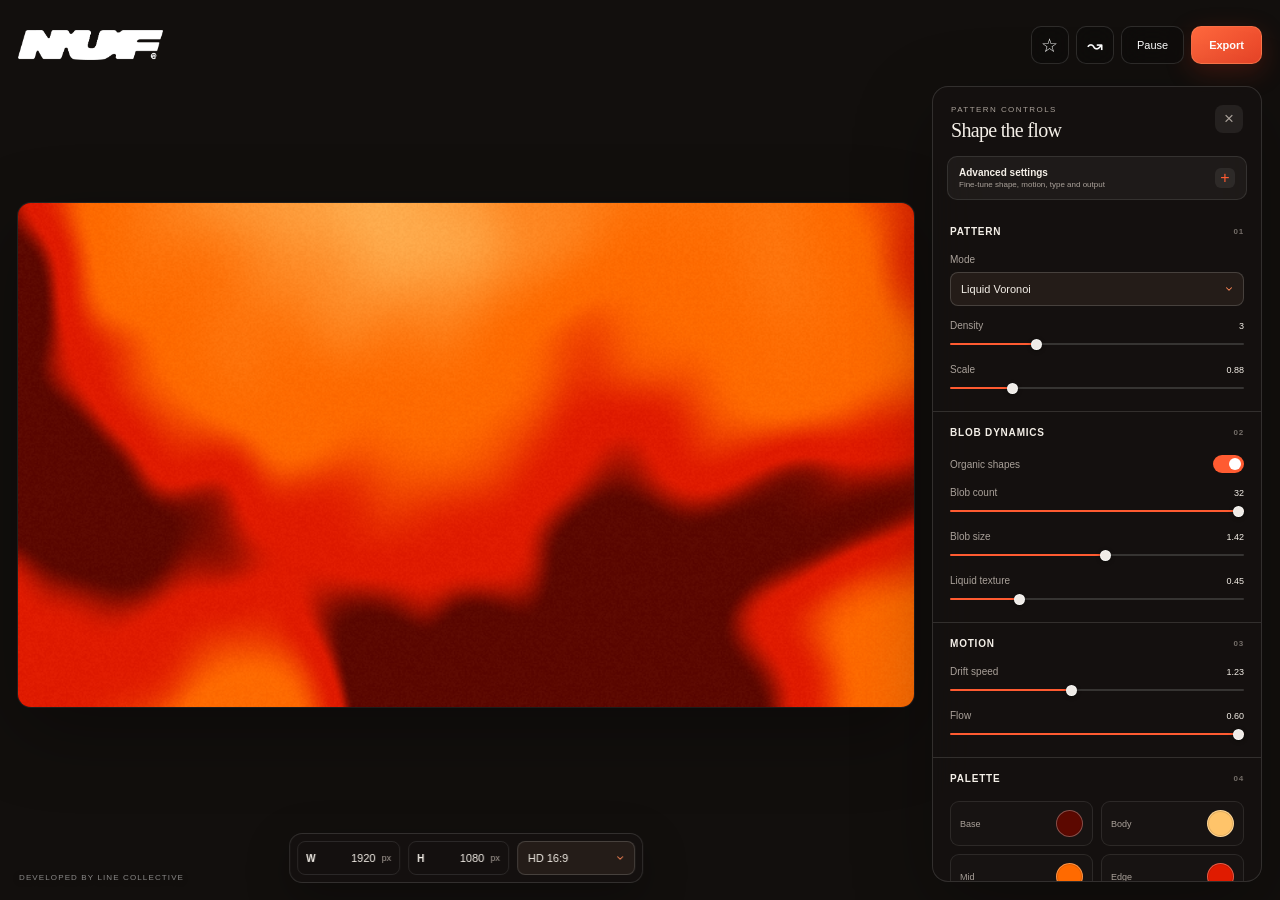
<file: index.html>
<!doctype html>
<html lang="en">
<head>
  <meta charset="UTF-8">
  <meta name="viewport" content="width=device-width, initial-scale=1">
  <meta name="theme-color" content="#17100d">
  <title>NUF Pattern Studio</title>
  <link rel="stylesheet" href="./styles.css?v=20260917-logo">
</head>
<body>
  <main class="preview-stage" id="preview-stage">
    <canvas id="pattern-canvas" aria-label="Animated NUF pattern preview"></canvas>
  </main>

  <header class="topbar">
    <div class="brand">
      <img class="brand-logo" src="./assets/nuf-logo.png" alt="NUF">
    </div>
    <div class="topbar-actions">
      <button class="icon-button favorite-button" id="save-favorite" title="Save current preset as favorite" aria-label="Save current preset as favorite">☆</button>
      <button class="icon-button" id="randomize" title="Randomize pattern" aria-label="Randomize pattern">↝</button>
      <button class="secondary-button" id="toggle-motion">Pause</button>
      <div class="export-group" title="Open export options">
        <button class="primary-button" id="export-png">Export</button>
      </div>
    </div>
  </header>

  <aside class="panel" id="control-panel">
    <div class="panel-heading">
      <div><span class="eyebrow">Pattern controls</span><h1>Shape the flow</h1></div>
      <button class="panel-toggle" id="panel-toggle" aria-label="Toggle controls" aria-expanded="true">×</button>
    </div>

    <button class="advanced-toggle" id="advanced-toggle" type="button" aria-expanded="false">
      <span><strong>Advanced settings</strong><small>Fine-tune shape, motion, type and output</small></span>
      <i aria-hidden="true">+</i>
    </button>

    <div class="panel-scroll">
      <section class="control-section" open>
        <button class="section-title" type="button" aria-expanded="true"><span>Pattern</span><span>01</span></button>
        <div class="section-content">
          <label class="control control-select"><span>Mode</span><select data-key="mode"><option value="0">Liquid Voronoi</option><option value="1">Radial flow</option><option value="2">Falling flow</option><option value="3">Field contours</option></select></label>
          <label class="control control-range"><span>Density</span><output data-output="density"></output><input data-key="density" type="range" min="1" max="8" step="0.1"></label>
          <label class="control control-range"><span>Scale</span><output data-output="scale"></output><input data-key="scale" type="range" min="0.35" max="3" step="0.01"></label>
          <label class="control control-range advanced-only"><span>Distortion</span><output data-output="distortion"></output><input data-key="distortion" type="range" min="0" max="2.5" step="0.01"></label>
          <label class="control control-range advanced-only"><span>Swirl</span><output data-output="swirl"></output><input data-key="swirl" type="range" min="-3" max="3" step="0.01"></label>
          <div class="control-pair advanced-only">
            <label class="control control-range compact"><span>Center X</span><output data-output="centerX"></output><input data-key="centerX" type="range" min="-1" max="1" step="0.01"></label>
            <label class="control control-range compact"><span>Center Y</span><output data-output="centerY"></output><input data-key="centerY" type="range" min="-1" max="1" step="0.01"></label>
          </div>
        </div>
      </section>

      <section class="control-section" open>
        <button class="section-title" type="button" aria-expanded="true"><span>Blob dynamics</span><span>02</span></button>
        <div class="section-content">
          <label class="control control-toggle"><span>Organic shapes</span><input data-key="showBlobs" type="checkbox"><i></i></label>
          <label class="control control-range"><span>Blob count</span><output data-output="blobCount"></output><input data-key="blobCount" type="range" min="1" max="32" step="1"></label>
          <label class="control control-range"><span>Blob size</span><output data-output="blobSize"></output><input data-key="blobSize" type="range" min="0.2" max="2.5" step="0.01"></label>
          <label class="control control-range"><span>Liquid texture</span><output data-output="liquidTexture"></output><input data-key="liquidTexture" type="range" min="0" max="2" step="0.01"></label>
          <label class="control control-range advanced-only"><span>Separation</span><output data-output="separation"></output><input data-key="separation" type="range" min="0.25" max="3" step="0.01"></label>
          <label class="control control-range advanced-only"><span>Edge softness</span><output data-output="softness"></output><input data-key="softness" type="range" min="0.001" max="0.25" step="0.001"></label>
          <label class="control control-range advanced-only"><span>Edge width</span><output data-output="edgeWidth"></output><input data-key="edgeWidth" type="range" min="0.005" max="0.6" step="0.005"></label>
        </div>
      </section>

      <section class="control-section" open>
        <button class="section-title" type="button" aria-expanded="true"><span>Motion</span><span>03</span></button>
        <div class="section-content">
          <label class="control control-range"><span>Drift speed</span><output data-output="speed"></output><input data-key="speed" type="range" min="0" max="3" step="0.01"></label>
          <label class="control control-range"><span>Flow</span><output data-output="flow"></output><input data-key="flow" type="range" min="-0.6" max="0.6" step="0.01"></label>
          <label class="control control-range advanced-only"><span>Turbulence</span><output data-output="turbulence"></output><input data-key="turbulence" type="range" min="0" max="2" step="0.01"></label>
          <label class="control control-range advanced-only"><span>Seed</span><output data-output="seed"></output><input data-key="seed" type="range" min="0" max="12" step="1"></label>
        </div>
      </section>

      <section class="control-section" open>
        <button class="section-title" type="button" aria-expanded="true"><span>Palette</span><span>04</span></button>
        <div class="section-content color-grid">
          <button class="color-control" type="button" data-color-key="baseColor" aria-haspopup="dialog"><span>Base</span><i class="color-swatch" data-color-swatch="baseColor"></i></button>
          <button class="color-control" type="button" data-color-key="bodyColor" aria-haspopup="dialog"><span>Body</span><i class="color-swatch" data-color-swatch="bodyColor"></i></button>
          <button class="color-control" type="button" data-color-key="midColor" aria-haspopup="dialog"><span>Mid</span><i class="color-swatch" data-color-swatch="midColor"></i></button>
          <button class="color-control" type="button" data-color-key="edgeColor" aria-haspopup="dialog"><span>Edge</span><i class="color-swatch" data-color-swatch="edgeColor"></i></button>
        </div>
      </section>

      <section class="control-section advanced-section">
        <button class="section-title" type="button" aria-expanded="false"><span>Typography</span><span>05</span></button>
        <div class="section-content">
          <label class="control control-toggle"><span>Show text layer</span><input data-key="showText" type="checkbox"><i></i></label>
          <label class="control control-textarea"><span>Text</span><textarea data-key="textContent" rows="3" spellcheck="false"></textarea></label>
          <label class="control control-select"><span>Font</span><select data-key="fontFamily"><option value="Arial Black">Arial Black</option><option value="Georgia">Georgia</option><option value="Impact">Impact</option><option value="Trebuchet MS">Trebuchet</option><option value="Courier New">Courier New</option></select></label>
          <label class="control control-range"><span>Text size</span><output data-output="textSize"></output><input data-key="textSize" type="range" min="0.35" max="2.4" step="0.01"></label>
          <label class="control control-range"><span>Letter spacing</span><output data-output="letterSpacing"></output><input data-key="letterSpacing" type="range" min="-30" max="80" step="1"></label>
          <label class="control control-range"><span>Text softness</span><output data-output="textSoftness"></output><input data-key="textSoftness" type="range" min="0" max="0.25" step="0.005"></label>
          <label class="color-control wide"><span>Text color</span><input data-key="textColor" type="color"></label>
          <label class="control control-select"><span>Blend</span><select data-key="textBlend"><option value="0">Normal</option><option value="1">Invert</option><option value="2">Difference</option></select></label>
        </div>
      </section>

      <section class="control-section advanced-section">
        <button class="section-title" type="button" aria-expanded="false"><span>Finish & performance</span><span>06</span></button>
        <div class="section-content">
          <label class="control control-range"><span>Film grain</span><output data-output="grain"></output><input data-key="grain" type="range" min="0" max="0.25" step="0.005"></label>
          <label class="control control-select"><span>Render quality</span><select data-key="renderScale"><option value="0.5">Performance · 50%</option><option value="0.75">Balanced · 75%</option><option value="1">Full · 100%</option></select></label>
          <label class="control control-select"><span>Frame rate</span><select data-key="fps"><option value="24">24 FPS</option><option value="30">30 FPS</option><option value="60">60 FPS</option></select></label>
          <label class="control control-select"><span>PNG resolution</span><select data-key="exportResolution"><option value="1">2K · 1920 base</option><option value="2">4K · 2× size</option><option value="4">8K · 4× size</option></select></label>
          <label class="control control-select"><span>Favorite presets</span><select id="favorite-list" aria-label="Favorite presets"><option value="">No saved favorites</option></select></label>
          <label class="control control-input"><span>Preset name</span><input id="favorite-name" type="text" maxlength="48" placeholder="Choose a favorite first"></label>
          <div class="preset-actions preset-actions-three">
            <button class="wide-button" id="load-favorite" type="button">Load favorite</button>
            <button class="ghost-button" id="rename-favorite" type="button">Rename</button>
            <button class="ghost-button" id="delete-favorite" type="button">Delete</button>
          </div>
          <div class="preset-io-actions">
            <button class="ghost-button" id="download-preset" type="button" title="Download current preset as JSON file">
              <svg width="12" height="12" viewBox="0 0 24 24" fill="none" stroke="currentColor" stroke-width="2" stroke-linecap="round" stroke-linejoin="round" aria-hidden="true"><path d="M21 15v4a2 2 0 0 1-2 2H5a2 2 0 0 1-2-2v-4"/><polyline points="7 10 12 15 17 10"/><line x1="12" y1="15" x2="12" y2="3"/></svg>
              <span>Download JSON</span>
            </button>
            <button class="ghost-button" id="upload-preset-btn" type="button" title="Upload and load preset from JSON file">
              <svg width="12" height="12" viewBox="0 0 24 24" fill="none" stroke="currentColor" stroke-width="2" stroke-linecap="round" stroke-linejoin="round" aria-hidden="true"><path d="M21 15v4a2 2 0 0 1-2 2H5a2 2 0 0 1-2-2v-4"/><polyline points="17 8 12 3 7 8"/><line x1="12" y1="3" x2="12" y2="15"/></svg>
              <span>Upload JSON</span>
            </button>
            <input type="file" id="preset-file-input" accept=".json,application/json" hidden>
          </div>
          <button class="wide-button" id="record-video">Record 6s video</button>
          <button class="ghost-button" id="reset-controls">Reset controls</button>
        </div>
      </section>
    </div>
  </aside>

  <div class="color-picker" id="color-picker" role="dialog" aria-modal="false" aria-labelledby="color-picker-title" hidden>
    <div class="color-picker-heading">
      <div><i id="color-picker-dot"></i><strong id="color-picker-title">Base Color</strong></div>
      <button id="color-picker-close" type="button" aria-label="Close color picker">×</button>
    </div>
    <div class="color-field" id="color-field" role="slider" tabindex="0" aria-label="Color saturation and brightness" aria-valuemin="0" aria-valuemax="100">
      <i id="color-field-cursor"></i>
    </div>
    <label class="picker-slider hue-slider" aria-label="Hue">
      <input id="color-hue" type="range" min="0" max="360" step="1" value="0">
    </label>
    <label class="picker-slider opacity-slider" aria-label="Opacity">
      <input type="range" min="0" max="100" value="100" disabled>
    </label>
    <div class="color-picker-footer">
      <button class="picker-icon-button" id="color-eyedropper" type="button" aria-label="Pick color from screen" title="Pick color from screen">
        <svg viewBox="0 0 24 24" aria-hidden="true"><path d="m19 3 2 2-6.5 6.5 1 1-2 2-1-1-6.6 6.6-3 .9.9-3 6.6-6.6-1-1 2-2 1 1L19 3Z"/></svg>
      </button>
      <select id="color-format" aria-label="Color format">
        <option value="hex">HEX</option>
        <option value="rgb">RGB</option>
        <option value="css">CSS</option>
        <option value="hsl">HSL</option>
        <option value="hsb">HSB</option>
      </select>
      <label class="color-value-field"><input id="color-hex" type="text" maxlength="32" placeholder="#RRGGBB" autocomplete="off" autocapitalize="off" spellcheck="false" aria-label="Color value"></label>
      <output>100%</output>
    </div>
  </div>

  <div class="export-modal-backdrop" id="export-modal" hidden>
    <section class="export-modal" role="dialog" aria-modal="true" aria-labelledby="export-modal-title">
      <header class="export-modal-header">
        <div><span>Export configuration</span><h2 id="export-modal-title"><b id="export-title-format">PNG</b> Export Options</h2></div>
        <button id="export-modal-close" type="button" aria-label="Close export options">×</button>
      </header>

      <label class="export-field-label" for="export-filename">Filename</label>
      <div class="export-filename-field">
        <input id="export-filename" type="text" maxlength="72" spellcheck="false" autocomplete="off" value="nuf-liquid-voronoi-01">
        <span id="export-file-extension">.png</span>
      </div>

      <fieldset class="export-fieldset">
        <legend>Format</legend>
        <div class="export-segments export-format-options" id="export-format-options">
          <button type="button" data-export-format="png">PNG</button>
          <button type="button" data-export-format="jpg">JPG</button>
          <button type="button" data-export-format="svg">SVG</button>
          <button type="button" data-export-format="webp">WebP</button>
          <button type="button" data-export-format="gif">GIF</button>
          <button type="button" data-export-format="mp4">MP4</button>
        </div>
      </fieldset>

      <div class="animation-settings" id="animation-settings" hidden>
        <span class="export-section-label">Animation settings</span>
        <fieldset class="export-fieldset" id="export-duration-fieldset">
          <legend>Duration</legend>
          <div class="export-segments four" id="export-duration-options">
            <button type="button" data-export-duration="3">3s</button>
            <button type="button" data-export-duration="5">5s</button>
            <button type="button" data-export-duration="10">10s</button>
            <button type="button" data-export-duration="15">15s</button>
          </div>
        </fieldset>
        <fieldset class="export-fieldset" id="export-fps-fieldset">
          <legend>Frame Rate</legend>
          <div class="export-segments three" id="export-fps-options">
            <button type="button" data-export-fps="24">24 fps</button>
            <button type="button" data-export-fps="30">30 fps</button>
            <button type="button" data-export-fps="60">60 fps</button>
          </div>
        </fieldset>
        <fieldset class="export-fieldset" id="export-quality-fieldset">
          <legend>Quality</legend>
          <div class="export-segments three" id="export-quality-options">
            <button type="button" data-export-quality="low">Low</button>
            <button type="button" data-export-quality="medium">Medium</button>
            <button type="button" data-export-quality="high">High</button>
          </div>
        </fieldset>
      </div>

      <fieldset class="export-fieldset" id="export-resolution-fieldset">
        <legend>Resolution</legend>
        <div class="export-segments three" id="export-resolution-options">
          <button type="button" data-export-resolution="1">1×</button>
          <button type="button" data-export-resolution="2">2K (2×)</button>
          <button type="button" data-export-resolution="4">4K</button>
        </div>
      </fieldset>

      <div class="export-output-size">
        <span>Selected Output Size</span>
        <strong id="export-output-dimensions">3840 × 2160 px</strong>
        <small id="export-output-meta">PNG · 2×</small>
      </div>
      <button class="export-download-button" id="export-download" type="button">Download Pattern</button>
      <button class="export-cancel-button" id="export-cancel" type="button">Cancel</button>
    </section>
  </div>

  <nav class="ratio-bar" aria-label="Canvas dimensions and aspect ratio">
    <label><strong>W</strong><input data-key="canvasWidth" type="number" min="320" max="8192" step="1" inputmode="numeric"><span>px</span></label>
    <label><strong>H</strong><input data-key="canvasHeight" type="number" min="320" max="8192" step="1" inputmode="numeric"><span>px</span></label>
    <select data-key="aspectRatio" aria-label="Canvas aspect ratio">
      <option value="16:9">HD 16:9</option>
      <option value="4:3">Classic 4:3</option>
      <option value="1:1">Square 1:1</option>
      <option value="4:5">Portrait 4:5</option>
      <option value="9:16">Story 9:16</option>
      <option value="custom">Custom</option>
    </select>
  </nav>

  <button class="open-panel" id="open-panel" aria-label="Open controls">Controls</button>
  <div class="status" id="status" role="status" aria-live="polite"></div>
  <div class="performance" id="performance">Developed by Line Collective</div>
  <script src="./app.js?v=20260917-logo-align"></script>
</body>
</html>
</file>
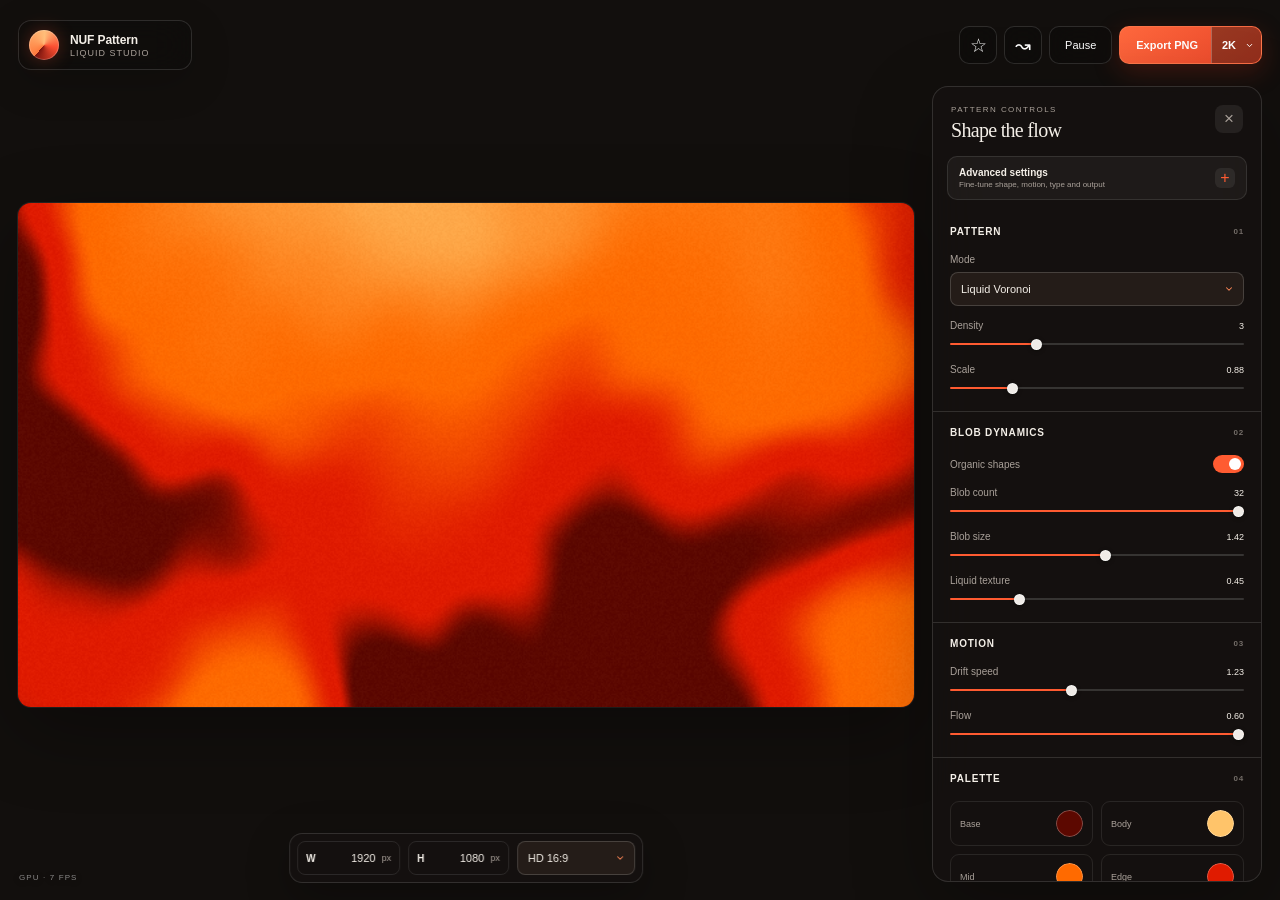
<file: nuf_pattern/index.html>
<!doctype html>
<html lang="en">
<head>
  <meta charset="UTF-8">
  <meta name="viewport" content="width=device-width, initial-scale=1">
  <meta name="theme-color" content="#17100d">
  <title>NUF Pattern Studio</title>
  <link rel="stylesheet" href="./styles.css">
</head>
<body>
  <main class="preview-stage" id="preview-stage">
    <canvas id="pattern-canvas" aria-label="Animated NUF pattern preview"></canvas>
  </main>

  <header class="topbar">
    <div class="brand">
      <span class="brand-mark" aria-hidden="true"></span>
      <div><strong>NUF Pattern</strong><span>Liquid studio</span></div>
    </div>
    <div class="topbar-actions">
      <button class="icon-button favorite-button" id="save-favorite" title="Save current preset as favorite" aria-label="Save current preset as favorite">☆</button>
      <button class="icon-button" id="randomize" title="Randomize pattern" aria-label="Randomize pattern">↝</button>
      <button class="secondary-button" id="toggle-motion">Pause</button>
      <div class="export-group" title="Export PNG with selected resolution">
        <button class="primary-button" id="export-png">Export PNG</button>
        <select class="export-res-select" data-key="exportResolution" title="Select PNG Resolution" aria-label="Select PNG Resolution">
          <option value="1">2K</option>
          <option value="2">4K</option>
          <option value="4">8K</option>
        </select>
      </div>
    </div>
  </header>

  <aside class="panel" id="control-panel">
    <div class="panel-heading">
      <div><span class="eyebrow">Pattern controls</span><h1>Shape the flow</h1></div>
      <button class="panel-toggle" id="panel-toggle" aria-label="Toggle controls" aria-expanded="true">×</button>
    </div>

    <button class="advanced-toggle" id="advanced-toggle" type="button" aria-expanded="false">
      <span><strong>Advanced settings</strong><small>Fine-tune shape, motion, type and output</small></span>
      <i aria-hidden="true">+</i>
    </button>

    <div class="panel-scroll">
      <section class="control-section" open>
        <button class="section-title" type="button" aria-expanded="true"><span>Pattern</span><span>01</span></button>
        <div class="section-content">
          <label class="control control-select"><span>Mode</span><select data-key="mode"><option value="0">Liquid Voronoi</option><option value="1">Radial flow</option><option value="2">Falling flow</option><option value="3">Field contours</option></select></label>
          <label class="control control-range"><span>Density</span><output data-output="density"></output><input data-key="density" type="range" min="1" max="8" step="0.1"></label>
          <label class="control control-range"><span>Scale</span><output data-output="scale"></output><input data-key="scale" type="range" min="0.35" max="3" step="0.01"></label>
          <label class="control control-range advanced-only"><span>Distortion</span><output data-output="distortion"></output><input data-key="distortion" type="range" min="0" max="2.5" step="0.01"></label>
          <label class="control control-range advanced-only"><span>Swirl</span><output data-output="swirl"></output><input data-key="swirl" type="range" min="-3" max="3" step="0.01"></label>
          <div class="control-pair advanced-only">
            <label class="control control-range compact"><span>Center X</span><output data-output="centerX"></output><input data-key="centerX" type="range" min="-1" max="1" step="0.01"></label>
            <label class="control control-range compact"><span>Center Y</span><output data-output="centerY"></output><input data-key="centerY" type="range" min="-1" max="1" step="0.01"></label>
          </div>
        </div>
      </section>

      <section class="control-section" open>
        <button class="section-title" type="button" aria-expanded="true"><span>Blob dynamics</span><span>02</span></button>
        <div class="section-content">
          <label class="control control-toggle"><span>Organic shapes</span><input data-key="showBlobs" type="checkbox"><i></i></label>
          <label class="control control-range"><span>Blob count</span><output data-output="blobCount"></output><input data-key="blobCount" type="range" min="1" max="32" step="1"></label>
          <label class="control control-range"><span>Blob size</span><output data-output="blobSize"></output><input data-key="blobSize" type="range" min="0.2" max="2.5" step="0.01"></label>
          <label class="control control-range"><span>Liquid texture</span><output data-output="liquidTexture"></output><input data-key="liquidTexture" type="range" min="0" max="2" step="0.01"></label>
          <label class="control control-range advanced-only"><span>Separation</span><output data-output="separation"></output><input data-key="separation" type="range" min="0.25" max="3" step="0.01"></label>
          <label class="control control-range advanced-only"><span>Edge softness</span><output data-output="softness"></output><input data-key="softness" type="range" min="0.001" max="0.25" step="0.001"></label>
          <label class="control control-range advanced-only"><span>Edge width</span><output data-output="edgeWidth"></output><input data-key="edgeWidth" type="range" min="0.005" max="0.6" step="0.005"></label>
        </div>
      </section>

      <section class="control-section" open>
        <button class="section-title" type="button" aria-expanded="true"><span>Motion</span><span>03</span></button>
        <div class="section-content">
          <label class="control control-range"><span>Drift speed</span><output data-output="speed"></output><input data-key="speed" type="range" min="0" max="3" step="0.01"></label>
          <label class="control control-range"><span>Flow</span><output data-output="flow"></output><input data-key="flow" type="range" min="-0.6" max="0.6" step="0.01"></label>
          <label class="control control-range advanced-only"><span>Turbulence</span><output data-output="turbulence"></output><input data-key="turbulence" type="range" min="0" max="2" step="0.01"></label>
          <label class="control control-range advanced-only"><span>Seed</span><output data-output="seed"></output><input data-key="seed" type="range" min="0" max="12" step="1"></label>
        </div>
      </section>

      <section class="control-section" open>
        <button class="section-title" type="button" aria-expanded="true"><span>Palette</span><span>04</span></button>
        <div class="section-content color-grid">
          <label class="color-control"><span>Base</span><input data-key="baseColor" type="color"></label>
          <label class="color-control"><span>Body</span><input data-key="bodyColor" type="color"></label>
          <label class="color-control"><span>Mid</span><input data-key="midColor" type="color"></label>
          <label class="color-control"><span>Edge</span><input data-key="edgeColor" type="color"></label>
        </div>
      </section>

      <section class="control-section advanced-section">
        <button class="section-title" type="button" aria-expanded="false"><span>Typography</span><span>05</span></button>
        <div class="section-content">
          <label class="control control-toggle"><span>Show text layer</span><input data-key="showText" type="checkbox"><i></i></label>
          <label class="control control-textarea"><span>Text</span><textarea data-key="textContent" rows="3" spellcheck="false"></textarea></label>
          <label class="control control-select"><span>Font</span><select data-key="fontFamily"><option value="Arial Black">Arial Black</option><option value="Georgia">Georgia</option><option value="Impact">Impact</option><option value="Trebuchet MS">Trebuchet</option><option value="Courier New">Courier New</option></select></label>
          <label class="control control-range"><span>Text size</span><output data-output="textSize"></output><input data-key="textSize" type="range" min="0.35" max="2.4" step="0.01"></label>
          <label class="control control-range"><span>Letter spacing</span><output data-output="letterSpacing"></output><input data-key="letterSpacing" type="range" min="-30" max="80" step="1"></label>
          <label class="control control-range"><span>Text softness</span><output data-output="textSoftness"></output><input data-key="textSoftness" type="range" min="0" max="0.25" step="0.005"></label>
          <label class="color-control wide"><span>Text color</span><input data-key="textColor" type="color"></label>
          <label class="control control-select"><span>Blend</span><select data-key="textBlend"><option value="0">Normal</option><option value="1">Invert</option><option value="2">Difference</option></select></label>
        </div>
      </section>

      <section class="control-section advanced-section">
        <button class="section-title" type="button" aria-expanded="false"><span>Finish & performance</span><span>06</span></button>
        <div class="section-content">
          <label class="control control-range"><span>Film grain</span><output data-output="grain"></output><input data-key="grain" type="range" min="0" max="0.25" step="0.005"></label>
          <label class="control control-select"><span>Render quality</span><select data-key="renderScale"><option value="0.5">Performance · 50%</option><option value="0.75">Balanced · 75%</option><option value="1">Full · 100%</option></select></label>
          <label class="control control-select"><span>Frame rate</span><select data-key="fps"><option value="24">24 FPS</option><option value="30">30 FPS</option><option value="60">60 FPS</option></select></label>
          <label class="control control-select"><span>PNG resolution</span><select data-key="exportResolution"><option value="1">2K · 1920 base</option><option value="2">4K · 2× size</option><option value="4">8K · 4× size</option></select></label>
          <label class="control control-select"><span>Favorite presets</span><select id="favorite-list" aria-label="Favorite presets"><option value="">No saved favorites</option></select></label>
          <label class="control control-input"><span>Preset name</span><input id="favorite-name" type="text" maxlength="48" placeholder="Choose a favorite first"></label>
          <div class="preset-actions preset-actions-three">
            <button class="wide-button" id="load-favorite" type="button">Load favorite</button>
            <button class="ghost-button" id="rename-favorite" type="button">Rename</button>
            <button class="ghost-button" id="delete-favorite" type="button">Delete</button>
          </div>
          <div class="preset-io-actions">
            <button class="ghost-button" id="download-preset" type="button" title="Download current preset as JSON file">
              <svg width="12" height="12" viewBox="0 0 24 24" fill="none" stroke="currentColor" stroke-width="2" stroke-linecap="round" stroke-linejoin="round" aria-hidden="true"><path d="M21 15v4a2 2 0 0 1-2 2H5a2 2 0 0 1-2-2v-4"/><polyline points="7 10 12 15 17 10"/><line x1="12" y1="15" x2="12" y2="3"/></svg>
              <span>Download JSON</span>
            </button>
            <button class="ghost-button" id="upload-preset-btn" type="button" title="Upload and load preset from JSON file">
              <svg width="12" height="12" viewBox="0 0 24 24" fill="none" stroke="currentColor" stroke-width="2" stroke-linecap="round" stroke-linejoin="round" aria-hidden="true"><path d="M21 15v4a2 2 0 0 1-2 2H5a2 2 0 0 1-2-2v-4"/><polyline points="17 8 12 3 7 8"/><line x1="12" y1="3" x2="12" y2="15"/></svg>
              <span>Upload JSON</span>
            </button>
            <input type="file" id="preset-file-input" accept=".json,application/json" hidden>
          </div>
          <button class="wide-button" id="record-video">Record 6s video</button>
          <button class="ghost-button" id="reset-controls">Reset controls</button>
        </div>
      </section>
    </div>
  </aside>

  <nav class="ratio-bar" aria-label="Canvas dimensions and aspect ratio">
    <label><strong>W</strong><input data-key="canvasWidth" type="number" min="320" max="8192" step="1" inputmode="numeric"><span>px</span></label>
    <label><strong>H</strong><input data-key="canvasHeight" type="number" min="320" max="8192" step="1" inputmode="numeric"><span>px</span></label>
    <select data-key="aspectRatio" aria-label="Canvas aspect ratio">
      <option value="16:9">HD 16:9</option>
      <option value="4:3">Classic 4:3</option>
      <option value="1:1">Square 1:1</option>
      <option value="4:5">Portrait 4:5</option>
      <option value="9:16">Story 9:16</option>
      <option value="custom">Custom</option>
    </select>
  </nav>

  <button class="open-panel" id="open-panel" aria-label="Open controls">Controls</button>
  <div class="status" id="status" role="status" aria-live="polite"></div>
  <div class="performance" id="performance">GPU · <span>-- fps</span></div>
  <script src="./app.js"></script>
</body>
</html>
</file>
<file: styles.css>
:root {
  color-scheme: dark;
  font-family: Inter, ui-sans-serif, -apple-system, BlinkMacSystemFont, "Segoe UI", sans-serif;
  --ink: #f4efe8;
  --muted: #aaa19a;
  --glass: rgba(21, 18, 16, 0.82);
  --line: rgba(255, 255, 255, 0.13);
  --accent: #ff5b31;
}

* { box-sizing: border-box; }

html, body { width: 100%; height: 100%; margin: 0; overflow: hidden; background: #120f0d; }
button, input, select, textarea { font: inherit; }
button { color: inherit; }
button:disabled { opacity: .4; cursor: not-allowed; }

.preview-stage {
  position: fixed;
  z-index: 0;
  top: 86px;
  right: 366px;
  bottom: 76px;
  left: 18px;
  display: grid;
  place-items: center;
  transition: right .35s cubic-bezier(.2,.8,.2,1);
}
body.panel-hidden .preview-stage { right: 18px; }

#pattern-canvas {
  display: block;
  background: #5f0000;
  border-radius: 13px;
  box-shadow: 0 24px 80px rgba(0,0,0,.32), 0 0 0 1px rgba(255,255,255,.09);
}

.topbar {
  position: fixed;
  z-index: 20;
  top: 18px;
  left: 18px;
  right: 18px;
  height: 54px;
  display: flex;
  align-items: center;
  justify-content: space-between;
  pointer-events: none;
}

.brand, .topbar-actions { pointer-events: auto; }
.brand {
  display: flex;
  align-items: center;
  min-width: 0;
  transform: translateX(var(--brand-offset-x, 0px));
}

.brand-logo {
  display: block;
  width: 145px;
  height: auto;
  max-height: 30px;
  object-fit: contain;
}

.topbar-actions { display: flex; gap: 7px; align-items: center; }
.topbar button, .open-panel {
  height: 38px;
  border: 1px solid var(--line);
  border-radius: 10px;
  cursor: pointer;
  transition: transform .18s ease, background .18s ease, border-color .18s ease;
}
.topbar button:hover, .open-panel:hover { transform: translateY(-1px); border-color: rgba(255,255,255,.3); }
.icon-button { width: 38px; background: rgba(15, 13, 12, .72); backdrop-filter: blur(18px); font-size: 19px; }
.favorite-button.saved { color: #ffb20a; border-color: rgba(255,178,10,.4); }
.secondary-button { padding: 0 15px; background: rgba(15, 13, 12, .72); backdrop-filter: blur(18px); font-size: 11px; }
.primary-button { padding: 0 18px; border-color: rgba(255, 136, 88, .48) !important; background: linear-gradient(145deg, #ff693e, #e74327); box-shadow: 0 8px 26px rgba(181, 42, 21, .28); font-weight: 650; font-size: 11px; }

/* Export Split Button in Topbar */
.export-group {
  display: inline-flex;
  align-items: stretch;
  border-radius: 10px;
  background: linear-gradient(145deg, #ff693e, #e74327);
  box-shadow: 0 8px 26px rgba(181, 42, 21, .28);
  border: 1px solid rgba(255, 136, 88, .55);
  height: 38px;
  overflow: hidden;
  transition: transform .18s ease, box-shadow .18s ease;
}
.export-group:hover {
  transform: translateY(-1px);
  box-shadow: 0 10px 30px rgba(181, 42, 21, .4);
}
.export-group .primary-button {
  height: 100%;
  border: none !important;
  background: transparent !important;
  box-shadow: none !important;
  padding: 0 17px;
  font-size: 11px;
  font-weight: 650;
  color: #ffffff;
  cursor: pointer;
  border-radius: 0;
  white-space: nowrap;
  transition: background .18s ease;
}
.export-group .primary-button:hover {
  transform: none;
  background: rgba(255, 255, 255, 0.1) !important;
}
.export-group .export-res-select {
  height: 100%;
  margin: 0;
  border: none;
  border-left: 1px solid rgba(255, 255, 255, 0.25);
  border-radius: 0;
  background-color: rgba(18, 14, 12, 0.4);
  color: #ffffff;
  font-size: 11px;
  font-weight: 700;
  padding: 0 24px 0 10px;
  cursor: pointer;
  background-image: url("data:image/svg+xml,%3Csvg xmlns='http://www.w3.org/2000/svg' width='10' height='10' viewBox='0 0 24 24' fill='none' stroke='%23ffffff' stroke-width='2.5' stroke-linecap='round' stroke-linejoin='round'%3E%3Cpolyline points='6 9 12 15 18 9'%3E%3C/polyline%3E%3C/svg%3E");
  background-repeat: no-repeat;
  background-position: calc(100% - 7px) center;
  background-size: 9px;
  transition: background-color .18s ease;
}
.export-group .export-res-select:hover {
  background-color: rgba(18, 14, 12, 0.65);
}
.export-group .export-res-select:focus {
  outline: none;
  background-color: rgba(18, 14, 12, 0.75);
}
.export-group .export-res-select option {
  background-color: #1a1412;
  color: #f4efe8;
  font-weight: 500;
  padding: 8px 12px;
}

.export-modal-backdrop[hidden] { display: none; }
.export-modal-backdrop {
  position: fixed;
  z-index: 80;
  inset: 0;
  display: grid;
  place-items: center;
  padding: 18px;
  background: rgba(7, 6, 5, .68);
  backdrop-filter: blur(8px);
}
.export-modal {
  width: min(480px, calc(100vw - 36px));
  max-height: calc(100vh - 36px);
  overflow: auto;
  padding: 26px 28px 24px;
  border: 1px solid rgba(255,255,255,.12);
  border-radius: 14px;
  background: rgba(18,15,13,.98);
  box-shadow: 0 28px 90px rgba(0,0,0,.58), inset 0 1px 0 rgba(255,255,255,.035);
  color: var(--ink);
}
.export-modal-header { display: flex; align-items: flex-start; justify-content: space-between; gap: 20px; margin-bottom: 22px; }
.export-modal-header span, .export-section-label { display: block; color: #827a74; font-size: 8px; letter-spacing: .16em; text-transform: uppercase; }
.export-modal-header h2 { margin: 5px 0 0; color: var(--ink); font-size: 14px; font-weight: 500; }
.export-modal-header h2 b { font-weight: 500; }
.export-modal-header button { width: 28px; height: 28px; flex: 0 0 28px; padding: 0; border: 0; border-radius: 7px; background: rgba(255,255,255,.07); color: var(--muted); cursor: pointer; font-size: 17px; line-height: 1; }
.export-modal-header button:hover { color: var(--ink); background: rgba(255,255,255,.12); }
.export-field-label, .export-fieldset legend { display: block; margin: 0 0 7px; padding: 0; color: #958c85; font-size: 9px; }
.export-filename-field { height: 43px; display: flex; align-items: center; margin-bottom: 19px; border: 1px solid rgba(255,255,255,.12); border-radius: 8px; background: #211a17; }
.export-filename-field:focus-within { border-color: var(--accent); box-shadow: 0 0 0 2px rgba(255,91,49,.2); }
.export-filename-field input { min-width: 0; flex: 1; height: 100%; padding: 0 12px; border: 0; outline: 0; background: transparent; color: var(--ink); font-size: 10px; }
.export-filename-field span { padding: 0 12px 0 5px; color: #706a65; font-size: 9px; text-transform: lowercase; }
.export-fieldset { min-width: 0; margin: 0 0 18px; padding: 0; border: 0; }
.export-segments { display: grid; gap: 7px; }
.export-segments.export-format-options { grid-template-columns: repeat(6, 1fr); }
.export-segments.three { grid-template-columns: repeat(3, 1fr); }
.export-segments.four { grid-template-columns: repeat(4, 1fr); }
.export-segments button { height: 37px; padding: 0 8px; border: 1px solid rgba(255,255,255,.1); border-radius: 8px; background: rgba(255,255,255,.035); color: #b2aaa4; cursor: pointer; font-size: 9px; transition: background .16s ease, color .16s ease, border-color .16s ease; }
.export-segments button:hover { border-color: rgba(255,255,255,.24); color: var(--ink); }
.export-segments button.selected { border-color: rgba(255,125,82,.7); background: linear-gradient(145deg, #ff7048, #e64b2c); color: #fff; box-shadow: 0 7px 18px rgba(185,49,26,.18); }
.animation-settings[hidden] { display: none; }
.animation-settings { margin-top: 1px; }
.animation-settings .export-section-label { margin-bottom: 12px; }
.export-output-size { position: relative; display: grid; gap: 3px; min-height: 58px; margin: 2px 0 17px; padding: 11px 96px 10px 12px; border: 1px solid rgba(255,255,255,.07); border-radius: 8px; background: rgba(255,255,255,.035); }
.export-output-size span { color: #7f7771; font-size: 8px; }
.export-output-size strong { color: var(--ink); font-size: 11px; font-weight: 600; font-variant-numeric: tabular-nums; }
.export-output-size small { position: absolute; right: 12px; top: 50%; color: #77706b; font-size: 8px; text-transform: uppercase; transform: translateY(-50%); }
.export-download-button, .export-cancel-button { width: 100%; height: 42px; border-radius: 8px; cursor: pointer; font-size: 10px; }
.export-download-button { border: 1px solid rgba(255,132,88,.7); background: linear-gradient(145deg, #ff7048, #e64b2c); color: #fff; box-shadow: 0 9px 24px rgba(185,49,26,.2); font-weight: 650; }
.export-download-button:hover { filter: brightness(1.07); }
.export-cancel-button { margin-top: 9px; border: 1px solid rgba(255,255,255,.08); background: rgba(255,255,255,.035); color: #aaa19a; }
.export-cancel-button:hover { color: var(--ink); background: rgba(255,255,255,.07); }

@media (max-width: 520px) {
  .export-modal-backdrop {
    inset: auto 0;
    top: var(--visual-viewport-top, 0px);
    height: var(--visual-viewport-height, 100dvh);
    padding: 10px;
    place-items: center;
  }
  .export-modal { width: 100%; max-height: calc(var(--visual-viewport-height, 100dvh) - 20px); padding: 22px 18px 18px; border-radius: 14px; }
  .export-segments.export-format-options { grid-template-columns: repeat(3, 1fr); }
}

.panel {
  position: fixed;
  z-index: 30;
  top: 86px;
  right: 18px;
  bottom: 18px;
  width: min(330px, calc(100vw - 36px));
  display: flex;
  flex-direction: column;
  overflow: hidden;
  border: 1px solid var(--line);
  border-radius: 16px;
  color: var(--ink);
  background: var(--glass);
  box-shadow: 0 24px 80px rgba(0, 0, 0, .28);
  backdrop-filter: blur(24px) saturate(130%);
  transition: opacity .25s ease, transform .35s cubic-bezier(.2,.8,.2,1);
}
.panel.closed { opacity: 0; pointer-events: none; transform: translateX(calc(100% + 30px)); }
.panel-heading { display: flex; align-items: flex-start; justify-content: space-between; padding: 18px 18px 15px; }
.eyebrow { display: block; margin-bottom: 5px; color: var(--muted); font-size: 8px; letter-spacing: .18em; text-transform: uppercase; }
.panel h1 { margin: 0; font: 500 20px/1.1 Georgia, serif; letter-spacing: -.035em; }
.panel-toggle { width: 28px; height: 28px; border: 0; border-radius: 8px; background: rgba(255,255,255,.07); cursor: pointer; color: var(--muted); font-size: 17px; }
.advanced-toggle {
  width: calc(100% - 28px);
  margin: 0 14px 11px;
  padding: 10px 11px;
  display: flex;
  align-items: center;
  justify-content: space-between;
  gap: 12px;
  border: 1px solid rgba(255,255,255,.1);
  border-radius: 10px;
  background: rgba(255,255,255,.045);
  color: var(--ink);
  cursor: pointer;
  text-align: left;
  transition: border-color .2s ease, background .2s ease;
}
.advanced-toggle:hover { border-color: rgba(255,132,86,.35); background: rgba(255,105,62,.08); }
.advanced-toggle span { display: grid; gap: 2px; }
.advanced-toggle strong { font-size: 10px; font-weight: 650; }
.advanced-toggle small { color: var(--muted); font-size: 8px; }
.advanced-toggle i { width: 20px; height: 20px; display: grid; place-items: center; border-radius: 6px; background: rgba(255,255,255,.07); color: var(--accent); font-style: normal; }
.panel.advanced-open .advanced-toggle { border-color: rgba(255,111,68,.28); background: rgba(255,83,44,.09); }
.panel:not(.advanced-open) .advanced-only,
.panel:not(.advanced-open) .advanced-section { display: none !important; }
.panel-scroll { flex: 1; overflow-y: auto; scrollbar-width: thin; scrollbar-color: rgba(255,255,255,.16) transparent; }

.control-section { border-bottom: 1px solid var(--line); }
.section-title {
  width: 100%;
  padding: 15px 17px;
  display: flex;
  align-items: center;
  justify-content: space-between;
  border: 0;
  background: transparent;
  cursor: pointer;
  color: var(--ink);
  font-size: 10px;
  font-weight: 650;
  letter-spacing: .08em;
  text-transform: uppercase;
}
.section-title span:last-child { color: #746d68; font-size: 8px; }
.section-content { display: none; padding: 2px 17px 17px; gap: 14px; }
.control-section[open] .section-content { display: grid; }

.control { display: grid; grid-template-columns: 1fr auto; align-items: center; gap: 7px 12px; color: var(--muted); font-size: 10px; }
.control-range input { grid-column: 1 / -1; width: 100%; }
.control output { color: var(--ink); font-size: 9px; font-variant-numeric: tabular-nums; }
.control-pair { display: grid; grid-template-columns: 1fr 1fr; gap: 13px; }

input[type="range"] { appearance: none; height: 12px; margin: 0; background: transparent; cursor: ew-resize; }
input[type="range"]::-webkit-slider-runnable-track { height: 2px; border-radius: 2px; background: linear-gradient(90deg, var(--accent) var(--fill, 50%), rgba(255,255,255,.15) var(--fill, 50%)); }
input[type="range"]::-webkit-slider-thumb { appearance: none; width: 11px; height: 11px; margin-top: -4.5px; border: 1px solid rgba(255,255,255,.55); border-radius: 50%; background: #efebe7; box-shadow: 0 1px 4px rgba(0,0,0,.4); }

select {
  appearance: none;
  -webkit-appearance: none;
  -moz-appearance: none;
  color-scheme: dark;
  background-color: #241c18;
  color: var(--ink);
  border: 1px solid rgba(255, 255, 255, 0.16);
  border-radius: 8px;
  outline: none;
  font-size: 11px;
  font-family: inherit;
  cursor: pointer;
  background-image: url("data:image/svg+xml,%3Csvg xmlns='http://www.w3.org/2000/svg' width='10' height='10' viewBox='0 0 24 24' fill='none' stroke='%23ff8858' stroke-width='2.5' stroke-linecap='round' stroke-linejoin='round'%3E%3Cpolyline points='6 9 12 15 18 9'%3E%3C/polyline%3E%3C/svg%3E");
  background-repeat: no-repeat;
  background-position: calc(100% - 9px) center;
  background-size: 10px;
  padding: 0 28px 0 10px;
  transition: border-color .18s ease, background-color .18s ease;
}

select:hover {
  border-color: rgba(255, 136, 88, 0.45);
  background-color: #2d231e;
}

select:focus {
  border-color: var(--accent);
  box-shadow: 0 0 0 2px rgba(255, 91, 49, 0.25);
}

select option {
  background-color: #1a1412 !important;
  color: #f4efe8 !important;
  padding: 8px 10px;
  font-size: 11px;
}

select option:checked {
  background-color: #ff5b31 !important;
  color: #ffffff !important;
}

.control-select select {
  grid-column: 1 / -1;
  width: 100%;
  height: 34px;
}

.control-input input {
  grid-column: 1 / -1;
  width: 100%;
  height: 34px;
  padding: 0 10px;
  border: 1px solid rgba(255,255,255,.14);
  border-radius: 8px;
  outline: none;
  color: var(--ink);
  background: #241c18;
  font-size: 10px;
}
.control-input input:focus { border-color: var(--accent); box-shadow: 0 0 0 2px rgba(255,91,49,.25); }

.control-textarea textarea {
  grid-column: 1 / -1;
  width: 100%;
  min-height: 66px;
  padding: 10px;
  resize: vertical;
  line-height: 1.4;
  border: 1px solid rgba(255, 255, 255, 0.14);
  border-radius: 8px;
  outline: none;
  color: var(--ink);
  background: #241c18;
  color-scheme: dark;
  font-size: 10px;
  transition: border-color .18s ease;
}

.control-textarea textarea:focus {
  border-color: var(--accent);
  box-shadow: 0 0 0 2px rgba(255, 91, 49, 0.25);
}

.control-toggle { grid-template-columns: 1fr 31px; cursor: pointer; }
.control-toggle input { position: absolute; opacity: 0; pointer-events: none; }
.control-toggle i { position: relative; width: 31px; height: 18px; border-radius: 20px; background: rgba(255,255,255,.13); transition: background .2s; }
.control-toggle i::after { content: ""; position: absolute; top: 3px; left: 3px; width: 12px; height: 12px; border-radius: 50%; background: #d9d3ce; transition: transform .2s; }
.control-toggle input:checked + i { background: var(--accent); }
.control-toggle input:checked + i::after { transform: translateX(13px); background: white; }

.color-grid { grid-template-columns: 1fr 1fr; gap: 8px !important; }
.color-control { min-height: 42px; display: flex; align-items: center; justify-content: space-between; gap: 8px; padding: 8px 9px; border: 1px solid rgba(255,255,255,.09); border-radius: 9px; color: var(--muted); background: rgba(255,255,255,.015); font-size: 9px; cursor: pointer; transition: border-color .18s ease, background .18s ease; }
.color-control:hover, .color-control[aria-expanded="true"] { border-color: rgba(255,255,255,.25); background: rgba(255,255,255,.05); }
.color-control:focus-visible { outline: 2px solid var(--accent); outline-offset: 2px; }
.color-control.wide { width: 100%; }
.color-swatch { width: 27px; height: 27px; flex: 0 0 27px; border: 1px solid rgba(255,255,255,.28); border-radius: 50%; background: var(--swatch, #fff); box-shadow: inset 0 0 0 1px rgba(0,0,0,.12); }
.color-control.wide input[type="color"] { width: 27px; height: 27px; padding: 0; border: 0; border-radius: 50%; background: none; cursor: pointer; }
.color-control.wide input[type="color"]::-webkit-color-swatch-wrapper { padding: 0; }
.color-control.wide input[type="color"]::-webkit-color-swatch { border: 1px solid rgba(255,255,255,.28); border-radius: 50%; }

.color-picker[hidden] { display: none; }
.color-picker {
  position: fixed;
  z-index: 60;
  width: 316px;
  padding: 15px;
  border: 1px solid rgba(255,255,255,.14);
  border-radius: 14px;
  background: rgba(17,15,13,.96);
  box-shadow: 0 22px 60px rgba(0,0,0,.52), inset 0 1px 0 rgba(255,255,255,.035);
  backdrop-filter: blur(24px) saturate(130%);
}
.color-picker-heading { display: flex; align-items: center; justify-content: space-between; margin-bottom: 14px; }
.color-picker-heading > div { display: flex; align-items: center; gap: 7px; }
.color-picker-heading i { width: 8px; height: 8px; border-radius: 50%; background: var(--picker-color, #5c0800); box-shadow: 0 0 0 1px rgba(255,255,255,.12); }
.color-picker-heading strong { color: var(--ink); font-size: 11px; font-weight: 650; }
.color-picker-heading button { width: 23px; height: 23px; padding: 0; border: 0; border-radius: 6px; background: rgba(255,255,255,.07); color: var(--muted); cursor: pointer; font-size: 15px; line-height: 1; }
.color-picker-heading button:hover { color: var(--ink); background: rgba(255,255,255,.12); }
.color-field {
  position: relative;
  width: 100%;
  height: 150px;
  overflow: hidden;
  border-radius: 9px;
  background:
    linear-gradient(to top, #000, transparent),
    linear-gradient(to right, #fff, hsl(var(--picker-hue, 0) 100% 50%));
  box-shadow: inset 0 0 0 1px rgba(255,255,255,.08);
  cursor: crosshair;
  touch-action: none;
}
.color-field:focus-visible { outline: 2px solid var(--accent); outline-offset: 2px; }
.color-field i { position: absolute; left: var(--picker-s, 50%); top: var(--picker-v, 50%); width: 12px; height: 12px; border: 2px solid #fff; border-radius: 50%; box-shadow: 0 1px 4px rgba(0,0,0,.8); transform: translate(-50%, -50%); pointer-events: none; }
.picker-slider { position: relative; display: block; margin-top: 11px; height: 12px; border-radius: 999px; }
.picker-slider input { position: absolute; inset: 0; width: 100%; height: 12px; margin: 0; }
.picker-slider input::-webkit-slider-runnable-track { height: 10px; border-radius: 999px; }
.picker-slider input::-webkit-slider-thumb { width: 12px; height: 12px; margin-top: -1px; border: 2px solid #fff; background: transparent; box-shadow: 0 1px 4px rgba(0,0,0,.65); }
.hue-slider input::-webkit-slider-runnable-track { background: linear-gradient(90deg, #f00, #ff0 17%, #0f0 33%, #0ff 50%, #00f 67%, #f0f 83%, #f00); }
.opacity-slider { margin-top: 7px; background-color: #4b4642; background-image: linear-gradient(45deg,#292522 25%,transparent 25%),linear-gradient(-45deg,#292522 25%,transparent 25%),linear-gradient(45deg,transparent 75%,#292522 75%),linear-gradient(-45deg,transparent 75%,#292522 75%); background-size: 8px 8px; background-position: 0 0,0 4px,4px -4px,-4px 0; }
.opacity-slider::after { content: ""; position: absolute; inset: 0; border-radius: inherit; background: linear-gradient(90deg, transparent, var(--picker-color, #5c0800)); pointer-events: none; }
.opacity-slider input { z-index: 1; opacity: .9; cursor: default; }
.opacity-slider input::-webkit-slider-runnable-track { background: transparent; }
.color-picker-footer { display: grid; grid-template-columns: 32px 51px minmax(0,1fr) 51px; grid-template-areas: "eyedropper format hex opacity"; align-items: center; gap: 7px; margin-top: 13px; }
.color-picker-footer.without-eyedropper { grid-template-columns: 51px minmax(0,1fr) 51px; grid-template-areas: "format hex opacity"; }
.color-picker-footer button, .color-picker-footer select, .color-picker-footer .color-value-field, .color-picker-footer output { height: 32px; border: 1px solid rgba(255,255,255,.08); border-radius: 7px; background-color: rgba(255,255,255,.055); color: var(--ink); }
.color-picker-footer select { grid-area: format; width: 51px; padding: 0 18px 0 8px; background-position: calc(100% - 6px) center; background-size: 8px; font-size: 9px; opacity: 1; }
.picker-icon-button { display: grid; place-items: center; padding: 0; cursor: pointer; }
.picker-icon-button[hidden] { display: none; }
.color-picker-footer #color-eyedropper { grid-area: eyedropper; }
.picker-icon-button:hover { border-color: rgba(255,255,255,.24); background: rgba(255,255,255,.1); }
.picker-icon-button svg { width: 14px; height: 14px; fill: none; stroke: currentColor; stroke-width: 1.8; stroke-linecap: round; stroke-linejoin: round; }
.color-value-field { grid-area: hex; display: flex; align-items: center; min-width: 0; }
.color-value-field input { width: 100%; min-width: 0; height: 100%; padding: 0 10px; border: 0; outline: 0; background: transparent; color: var(--ink); font-size: 10px; font-variant-numeric: tabular-nums; letter-spacing: .01em; }
.color-value-field input::placeholder { color: #756d68; }
.color-value-field:focus-within { border-color: var(--accent); box-shadow: 0 0 0 2px rgba(255,91,49,.2); }
.color-value-field:has(input[aria-invalid="true"]) { border-color: #ff7357; box-shadow: 0 0 0 2px rgba(255,91,49,.16); }
.color-picker-footer output { grid-area: opacity; width: 51px; display: grid; place-items: center; color: var(--muted); font-size: 9px; }

@media (max-width: 700px) {
  .color-picker {
    width: min(316px, calc(100vw - 24px));
    max-height: calc(var(--visual-viewport-height, 100dvh) - 24px);
    overflow-y: auto;
    overscroll-behavior: contain;
  }
}

.wide-button, .ghost-button { height: 37px; border-radius: 9px; cursor: pointer; font-size: 10px; }
.wide-button { border: 1px solid rgba(255, 111, 68, .4); background: rgba(255, 83, 44, .16); color: #ffb49d; }
.ghost-button { border: 1px solid rgba(255,255,255,.1); background: rgba(255,255,255,.04); color: var(--muted); }
.preset-actions { display: grid; grid-template-columns: 1fr .72fr; gap: 8px; }
.preset-actions-three { grid-template-columns: 1.2fr .8fr .7fr; }
.preset-actions button { width: 100%; }
.preset-io-actions { display: grid; grid-template-columns: 1fr 1fr; gap: 8px; margin-top: -4px; }
.preset-io-actions button {
  width: 100%;
  display: inline-flex;
  align-items: center;
  justify-content: center;
  gap: 6px;
  white-space: nowrap;
}
.preset-io-actions button svg {
  opacity: 0.8;
  flex-shrink: 0;
}

.ratio-bar {
  position: fixed;
  z-index: 25;
  left: calc((100vw - 348px) / 2);
  bottom: 17px;
  display: flex;
  align-items: center;
  gap: 8px;
  padding: 7px;
  border: 1px solid var(--line);
  border-radius: 13px;
  background: rgba(21,18,16,.88);
  box-shadow: 0 14px 45px rgba(0,0,0,.28);
  backdrop-filter: blur(22px) saturate(130%);
  transform: translateX(-50%);
  transition: left .35s cubic-bezier(.2,.8,.2,1);
}
body.panel-hidden .ratio-bar { left: 50%; }
.ratio-bar label {
  height: 34px;
  display: flex;
  align-items: center;
  gap: 6px;
  padding: 0 8px;
  border: 1px solid rgba(255,255,255,.1);
  border-radius: 8px;
  color: var(--muted);
  font-size: 9px;
}
.ratio-bar strong { color: var(--ink); font-size: 10px; }
.ratio-bar input {
  width: 54px;
  padding: 0;
  border: 0;
  outline: 0;
  background: transparent;
  color: var(--ink);
  font-size: 11px;
  text-align: right;
  font-variant-numeric: tabular-nums;
}
.ratio-bar input::-webkit-inner-spin-button { display: none; }
.ratio-bar select { width: 118px; height: 34px; }

.open-panel { position: fixed; z-index: 25; right: 18px; bottom: 18px; display: none; padding: 0 15px; background: rgba(15,13,12,.75); backdrop-filter: blur(18px); font-size: 10px; }
.open-panel.visible { display: block; }
.status { position: fixed; z-index: 60; left: 50%; bottom: 72px; padding: 9px 14px; border: 1px solid var(--line); border-radius: 10px; background: rgba(12,11,10,.82); backdrop-filter: blur(18px); color: var(--ink); font-size: 10px; opacity: 0; pointer-events: none; transform: translate(-50%, 10px); transition: .25s ease; }
.status.show { opacity: 1; transform: translate(-50%, 0); }
.performance { position: fixed; z-index: 10; left: 19px; bottom: 18px; color: rgba(255,255,255,.5); font-size: 8px; letter-spacing: .14em; text-transform: uppercase; text-shadow: 0 1px 6px rgba(0,0,0,.4); }

@media (max-width: 720px) {
  html { height: 100%; overflow: hidden; }
  body {
    width: 100%;
    height: 100vh;
    height: 100dvh;
    min-height: 0;
    display: flex;
    flex-direction: column;
    gap: 10px;
    padding: 10px;
    overflow: hidden;
  }
  .topbar {
    position: relative;
    inset: auto;
    order: 1;
    width: 100%;
    height: 50px;
    flex: 0 0 auto;
  }
  .brand { padding-right: 10px; }
  .brand-logo { width: 100px; max-height: 22px; }
  .icon-button:not(.favorite-button) { display: none; }
  .secondary-button { padding: 0 11px; }
  .primary-button { padding: 0 12px; }
  .export-group { height: 36px; }
  .export-group .primary-button { padding: 0 10px 0 12px; font-size: 10.5px; }
  .export-group .export-res-select { padding: 0 20px 0 7px; font-size: 10px; }
  .preview-stage,
  body.panel-hidden .preview-stage {
    position: relative;
    inset: auto;
    order: 2;
    width: 100%;
    height: clamp(150px, 28dvh, 260px);
    min-height: 0;
    flex: 0 0 auto;
  }
  #pattern-canvas { max-width: 100%; max-height: 100%; }
  .ratio-bar,
  body.panel-hidden .ratio-bar {
    position: relative;
    inset: auto;
    order: 3;
    width: 100%;
    justify-content: center;
    transform: none;
  }
  .panel {
    position: relative;
    inset: auto;
    order: 4;
    width: 100%;
    height: auto;
    min-height: 0;
    max-height: none;
    flex: 1 1 0;
    overflow: hidden;
  }
  .panel-scroll {
    min-height: 0;
    flex: 1 1 auto;
    overflow-x: hidden;
    overflow-y: auto;
    overscroll-behavior: contain;
    -webkit-overflow-scrolling: touch;
  }
  .panel.closed { display: none; opacity: 0; transform: none; }
  .open-panel { right: 10px; bottom: 10px; }
  .performance { display: none; }
  .ratio-bar label { flex: 1; min-width: 0; }
  .ratio-bar input { width: 100%; min-width: 38px; }
  .ratio-bar select { width: 108px; }
}

@media (max-width: 380px) {
  .topbar-actions { gap: 5px; }
  .favorite-button { display: none; }
  .secondary-button { padding: 0 9px; }
  .export-group .primary-button { padding-inline: 10px; }
  .preview-stage,
  body.panel-hidden .preview-stage { height: clamp(140px, 25dvh, 210px); }
}

@media (prefers-reduced-motion: reduce) {
  *, *::before, *::after { animation-duration: .01ms !important; transition-duration: .01ms !important; }
}
</file>
<file: nuf_pattern/styles.css>
:root {
  color-scheme: dark;
  font-family: Inter, ui-sans-serif, -apple-system, BlinkMacSystemFont, "Segoe UI", sans-serif;
  --ink: #f4efe8;
  --muted: #aaa19a;
  --glass: rgba(21, 18, 16, 0.82);
  --line: rgba(255, 255, 255, 0.13);
  --accent: #ff5b31;
}

* { box-sizing: border-box; }

html, body { width: 100%; height: 100%; margin: 0; overflow: hidden; background: #120f0d; }
button, input, select, textarea { font: inherit; }
button { color: inherit; }
button:disabled { opacity: .4; cursor: not-allowed; }

.preview-stage {
  position: fixed;
  z-index: 0;
  top: 86px;
  right: 366px;
  bottom: 76px;
  left: 18px;
  display: grid;
  place-items: center;
  transition: right .35s cubic-bezier(.2,.8,.2,1);
}
body.panel-hidden .preview-stage { right: 18px; }

#pattern-canvas {
  display: block;
  background: #5f0000;
  border-radius: 13px;
  box-shadow: 0 24px 80px rgba(0,0,0,.32), 0 0 0 1px rgba(255,255,255,.09);
}

.topbar {
  position: fixed;
  z-index: 20;
  top: 18px;
  left: 18px;
  right: 18px;
  height: 54px;
  display: flex;
  align-items: center;
  justify-content: space-between;
  pointer-events: none;
}

.brand, .topbar-actions { pointer-events: auto; }
.brand {
  display: flex;
  align-items: center;
  gap: 11px;
  min-width: 174px;
  padding: 9px 13px 9px 10px;
  border: 1px solid var(--line);
  border-radius: 13px;
  background: rgba(15, 13, 12, 0.72);
  box-shadow: 0 12px 40px rgba(0, 0, 0, .18);
  backdrop-filter: blur(20px) saturate(130%);
}

.brand-mark {
  width: 30px;
  height: 30px;
  border-radius: 50%;
  background: conic-gradient(from 220deg, #ff7a3d, #ffbe7a 40%, #fb4e31 67%, #7a140d);
  box-shadow: inset 0 0 0 1px rgba(255,255,255,.22), 0 0 18px rgba(255, 91, 49, .28);
}
.brand div { display: flex; flex-direction: column; gap: 1px; }
.brand strong { color: var(--ink); font-size: 12px; letter-spacing: -.01em; }
.brand span:last-child { color: var(--muted); font-size: 9px; letter-spacing: .11em; text-transform: uppercase; }

.topbar-actions { display: flex; gap: 7px; align-items: center; }
.topbar button, .open-panel {
  height: 38px;
  border: 1px solid var(--line);
  border-radius: 10px;
  cursor: pointer;
  transition: transform .18s ease, background .18s ease, border-color .18s ease;
}
.topbar button:hover, .open-panel:hover { transform: translateY(-1px); border-color: rgba(255,255,255,.3); }
.icon-button { width: 38px; background: rgba(15, 13, 12, .72); backdrop-filter: blur(18px); font-size: 19px; }
.favorite-button.saved { color: #ffb20a; border-color: rgba(255,178,10,.4); }
.secondary-button { padding: 0 15px; background: rgba(15, 13, 12, .72); backdrop-filter: blur(18px); font-size: 11px; }
.primary-button { padding: 0 18px; border-color: rgba(255, 136, 88, .48) !important; background: linear-gradient(145deg, #ff693e, #e74327); box-shadow: 0 8px 26px rgba(181, 42, 21, .28); font-weight: 650; font-size: 11px; }

/* Export Split Button in Topbar */
.export-group {
  display: inline-flex;
  align-items: stretch;
  border-radius: 10px;
  background: linear-gradient(145deg, #ff693e, #e74327);
  box-shadow: 0 8px 26px rgba(181, 42, 21, .28);
  border: 1px solid rgba(255, 136, 88, .55);
  height: 38px;
  overflow: hidden;
  transition: transform .18s ease, box-shadow .18s ease;
}
.export-group:hover {
  transform: translateY(-1px);
  box-shadow: 0 10px 30px rgba(181, 42, 21, .4);
}
.export-group .primary-button {
  height: 100%;
  border: none !important;
  background: transparent !important;
  box-shadow: none !important;
  padding: 0 13px 0 16px;
  font-size: 11px;
  font-weight: 650;
  color: #ffffff;
  cursor: pointer;
  border-radius: 0;
  white-space: nowrap;
  transition: background .18s ease;
}
.export-group .primary-button:hover {
  transform: none;
  background: rgba(255, 255, 255, 0.1) !important;
}
.export-group .export-res-select {
  height: 100%;
  margin: 0;
  border: none;
  border-left: 1px solid rgba(255, 255, 255, 0.25);
  border-radius: 0;
  background-color: rgba(18, 14, 12, 0.4);
  color: #ffffff;
  font-size: 11px;
  font-weight: 700;
  padding: 0 24px 0 10px;
  cursor: pointer;
  background-image: url("data:image/svg+xml,%3Csvg xmlns='http://www.w3.org/2000/svg' width='10' height='10' viewBox='0 0 24 24' fill='none' stroke='%23ffffff' stroke-width='2.5' stroke-linecap='round' stroke-linejoin='round'%3E%3Cpolyline points='6 9 12 15 18 9'%3E%3C/polyline%3E%3C/svg%3E");
  background-repeat: no-repeat;
  background-position: calc(100% - 7px) center;
  background-size: 9px;
  transition: background-color .18s ease;
}
.export-group .export-res-select:hover {
  background-color: rgba(18, 14, 12, 0.65);
}
.export-group .export-res-select:focus {
  outline: none;
  background-color: rgba(18, 14, 12, 0.75);
}
.export-group .export-res-select option {
  background-color: #1a1412;
  color: #f4efe8;
  font-weight: 500;
  padding: 8px 12px;
}

.panel {
  position: fixed;
  z-index: 30;
  top: 86px;
  right: 18px;
  bottom: 18px;
  width: min(330px, calc(100vw - 36px));
  display: flex;
  flex-direction: column;
  overflow: hidden;
  border: 1px solid var(--line);
  border-radius: 16px;
  color: var(--ink);
  background: var(--glass);
  box-shadow: 0 24px 80px rgba(0, 0, 0, .28);
  backdrop-filter: blur(24px) saturate(130%);
  transition: opacity .25s ease, transform .35s cubic-bezier(.2,.8,.2,1);
}
.panel.closed { opacity: 0; pointer-events: none; transform: translateX(calc(100% + 30px)); }
.panel-heading { display: flex; align-items: flex-start; justify-content: space-between; padding: 18px 18px 15px; }
.eyebrow { display: block; margin-bottom: 5px; color: var(--muted); font-size: 8px; letter-spacing: .18em; text-transform: uppercase; }
.panel h1 { margin: 0; font: 500 20px/1.1 Georgia, serif; letter-spacing: -.035em; }
.panel-toggle { width: 28px; height: 28px; border: 0; border-radius: 8px; background: rgba(255,255,255,.07); cursor: pointer; color: var(--muted); font-size: 17px; }
.advanced-toggle {
  width: calc(100% - 28px);
  margin: 0 14px 11px;
  padding: 10px 11px;
  display: flex;
  align-items: center;
  justify-content: space-between;
  gap: 12px;
  border: 1px solid rgba(255,255,255,.1);
  border-radius: 10px;
  background: rgba(255,255,255,.045);
  color: var(--ink);
  cursor: pointer;
  text-align: left;
  transition: border-color .2s ease, background .2s ease;
}
.advanced-toggle:hover { border-color: rgba(255,132,86,.35); background: rgba(255,105,62,.08); }
.advanced-toggle span { display: grid; gap: 2px; }
.advanced-toggle strong { font-size: 10px; font-weight: 650; }
.advanced-toggle small { color: var(--muted); font-size: 8px; }
.advanced-toggle i { width: 20px; height: 20px; display: grid; place-items: center; border-radius: 6px; background: rgba(255,255,255,.07); color: var(--accent); font-style: normal; }
.panel.advanced-open .advanced-toggle { border-color: rgba(255,111,68,.28); background: rgba(255,83,44,.09); }
.panel:not(.advanced-open) .advanced-only,
.panel:not(.advanced-open) .advanced-section { display: none !important; }
.panel-scroll { flex: 1; overflow-y: auto; scrollbar-width: thin; scrollbar-color: rgba(255,255,255,.16) transparent; }

.control-section { border-bottom: 1px solid var(--line); }
.section-title {
  width: 100%;
  padding: 15px 17px;
  display: flex;
  align-items: center;
  justify-content: space-between;
  border: 0;
  background: transparent;
  cursor: pointer;
  color: var(--ink);
  font-size: 10px;
  font-weight: 650;
  letter-spacing: .08em;
  text-transform: uppercase;
}
.section-title span:last-child { color: #746d68; font-size: 8px; }
.section-content { display: none; padding: 2px 17px 17px; gap: 14px; }
.control-section[open] .section-content { display: grid; }

.control { display: grid; grid-template-columns: 1fr auto; align-items: center; gap: 7px 12px; color: var(--muted); font-size: 10px; }
.control-range input { grid-column: 1 / -1; width: 100%; }
.control output { color: var(--ink); font-size: 9px; font-variant-numeric: tabular-nums; }
.control-pair { display: grid; grid-template-columns: 1fr 1fr; gap: 13px; }

input[type="range"] { appearance: none; height: 12px; margin: 0; background: transparent; cursor: ew-resize; }
input[type="range"]::-webkit-slider-runnable-track { height: 2px; border-radius: 2px; background: linear-gradient(90deg, var(--accent) var(--fill, 50%), rgba(255,255,255,.15) var(--fill, 50%)); }
input[type="range"]::-webkit-slider-thumb { appearance: none; width: 11px; height: 11px; margin-top: -4.5px; border: 1px solid rgba(255,255,255,.55); border-radius: 50%; background: #efebe7; box-shadow: 0 1px 4px rgba(0,0,0,.4); }

select {
  appearance: none;
  -webkit-appearance: none;
  -moz-appearance: none;
  color-scheme: dark;
  background-color: #241c18;
  color: var(--ink);
  border: 1px solid rgba(255, 255, 255, 0.16);
  border-radius: 8px;
  outline: none;
  font-size: 11px;
  font-family: inherit;
  cursor: pointer;
  background-image: url("data:image/svg+xml,%3Csvg xmlns='http://www.w3.org/2000/svg' width='10' height='10' viewBox='0 0 24 24' fill='none' stroke='%23ff8858' stroke-width='2.5' stroke-linecap='round' stroke-linejoin='round'%3E%3Cpolyline points='6 9 12 15 18 9'%3E%3C/polyline%3E%3C/svg%3E");
  background-repeat: no-repeat;
  background-position: calc(100% - 9px) center;
  background-size: 10px;
  padding: 0 28px 0 10px;
  transition: border-color .18s ease, background-color .18s ease;
}

select:hover {
  border-color: rgba(255, 136, 88, 0.45);
  background-color: #2d231e;
}

select:focus {
  border-color: var(--accent);
  box-shadow: 0 0 0 2px rgba(255, 91, 49, 0.25);
}

select option {
  background-color: #1a1412 !important;
  color: #f4efe8 !important;
  padding: 8px 10px;
  font-size: 11px;
}

select option:checked {
  background-color: #ff5b31 !important;
  color: #ffffff !important;
}

.control-select select {
  grid-column: 1 / -1;
  width: 100%;
  height: 34px;
}

.control-input input {
  grid-column: 1 / -1;
  width: 100%;
  height: 34px;
  padding: 0 10px;
  border: 1px solid rgba(255,255,255,.14);
  border-radius: 8px;
  outline: none;
  color: var(--ink);
  background: #241c18;
  font-size: 10px;
}
.control-input input:focus { border-color: var(--accent); box-shadow: 0 0 0 2px rgba(255,91,49,.25); }

.control-textarea textarea {
  grid-column: 1 / -1;
  width: 100%;
  min-height: 66px;
  padding: 10px;
  resize: vertical;
  line-height: 1.4;
  border: 1px solid rgba(255, 255, 255, 0.14);
  border-radius: 8px;
  outline: none;
  color: var(--ink);
  background: #241c18;
  color-scheme: dark;
  font-size: 10px;
  transition: border-color .18s ease;
}

.control-textarea textarea:focus {
  border-color: var(--accent);
  box-shadow: 0 0 0 2px rgba(255, 91, 49, 0.25);
}

.control-toggle { grid-template-columns: 1fr 31px; cursor: pointer; }
.control-toggle input { position: absolute; opacity: 0; pointer-events: none; }
.control-toggle i { position: relative; width: 31px; height: 18px; border-radius: 20px; background: rgba(255,255,255,.13); transition: background .2s; }
.control-toggle i::after { content: ""; position: absolute; top: 3px; left: 3px; width: 12px; height: 12px; border-radius: 50%; background: #d9d3ce; transition: transform .2s; }
.control-toggle input:checked + i { background: var(--accent); }
.control-toggle input:checked + i::after { transform: translateX(13px); background: white; }

.color-grid { grid-template-columns: 1fr 1fr; gap: 8px !important; }
.color-control { min-height: 42px; display: flex; align-items: center; justify-content: space-between; gap: 8px; padding: 8px 9px; border: 1px solid rgba(255,255,255,.09); border-radius: 9px; color: var(--muted); font-size: 9px; }
.color-control.wide { width: 100%; }
.color-control input { width: 27px; height: 27px; padding: 0; border: 0; border-radius: 50%; background: none; cursor: pointer; }
.color-control input::-webkit-color-swatch-wrapper { padding: 0; }
.color-control input::-webkit-color-swatch { border: 1px solid rgba(255,255,255,.28); border-radius: 50%; }

.wide-button, .ghost-button { height: 37px; border-radius: 9px; cursor: pointer; font-size: 10px; }
.wide-button { border: 1px solid rgba(255, 111, 68, .4); background: rgba(255, 83, 44, .16); color: #ffb49d; }
.ghost-button { border: 1px solid rgba(255,255,255,.1); background: rgba(255,255,255,.04); color: var(--muted); }
.preset-actions { display: grid; grid-template-columns: 1fr .72fr; gap: 8px; }
.preset-actions-three { grid-template-columns: 1.2fr .8fr .7fr; }
.preset-actions button { width: 100%; }
.preset-io-actions { display: grid; grid-template-columns: 1fr 1fr; gap: 8px; margin-top: -4px; }
.preset-io-actions button {
  width: 100%;
  display: inline-flex;
  align-items: center;
  justify-content: center;
  gap: 6px;
  white-space: nowrap;
}
.preset-io-actions button svg {
  opacity: 0.8;
  flex-shrink: 0;
}

.ratio-bar {
  position: fixed;
  z-index: 25;
  left: calc((100vw - 348px) / 2);
  bottom: 17px;
  display: flex;
  align-items: center;
  gap: 8px;
  padding: 7px;
  border: 1px solid var(--line);
  border-radius: 13px;
  background: rgba(21,18,16,.88);
  box-shadow: 0 14px 45px rgba(0,0,0,.28);
  backdrop-filter: blur(22px) saturate(130%);
  transform: translateX(-50%);
  transition: left .35s cubic-bezier(.2,.8,.2,1);
}
body.panel-hidden .ratio-bar { left: 50%; }
.ratio-bar label {
  height: 34px;
  display: flex;
  align-items: center;
  gap: 6px;
  padding: 0 8px;
  border: 1px solid rgba(255,255,255,.1);
  border-radius: 8px;
  color: var(--muted);
  font-size: 9px;
}
.ratio-bar strong { color: var(--ink); font-size: 10px; }
.ratio-bar input {
  width: 54px;
  padding: 0;
  border: 0;
  outline: 0;
  background: transparent;
  color: var(--ink);
  font-size: 11px;
  text-align: right;
  font-variant-numeric: tabular-nums;
}
.ratio-bar input::-webkit-inner-spin-button { display: none; }
.ratio-bar select { width: 118px; height: 34px; }

.open-panel { position: fixed; z-index: 25; right: 18px; bottom: 18px; display: none; padding: 0 15px; background: rgba(15,13,12,.75); backdrop-filter: blur(18px); font-size: 10px; }
.open-panel.visible { display: block; }
.status { position: fixed; z-index: 60; left: 50%; bottom: 72px; padding: 9px 14px; border: 1px solid var(--line); border-radius: 10px; background: rgba(12,11,10,.82); backdrop-filter: blur(18px); color: var(--ink); font-size: 10px; opacity: 0; pointer-events: none; transform: translate(-50%, 10px); transition: .25s ease; }
.status.show { opacity: 1; transform: translate(-50%, 0); }
.performance { position: fixed; z-index: 10; left: 19px; bottom: 18px; color: rgba(255,255,255,.5); font-size: 8px; letter-spacing: .14em; text-transform: uppercase; text-shadow: 0 1px 6px rgba(0,0,0,.4); }

@media (max-width: 720px) {
  .topbar { top: 10px; left: 10px; right: 10px; }
  .brand { min-width: 0; padding-right: 10px; }
  .brand span:last-child { display: none; }
  .icon-button:not(.favorite-button) { display: none; }
  .secondary-button { padding: 0 11px; }
  .primary-button { padding: 0 12px; }
  .export-group { height: 36px; }
  .export-group .primary-button { padding: 0 10px 0 12px; font-size: 10.5px; }
  .export-group .export-res-select { padding: 0 20px 0 7px; font-size: 10px; }
  .preview-stage { top: 72px; right: 10px; bottom: 76px; left: 10px; }
  body.panel-hidden .preview-stage { right: 10px; }
  .panel { top: auto; left: 10px; right: 10px; bottom: 10px; width: auto; height: min(72vh, 650px); }
  .panel.closed { transform: translateY(calc(100% + 20px)); }
  .open-panel { right: 10px; bottom: 10px; }
  .performance { left: 12px; bottom: 12px; }
  .ratio-bar, body.panel-hidden .ratio-bar { left: 50%; bottom: 9px; width: calc(100vw - 20px); justify-content: center; }
  .ratio-bar label { flex: 1; min-width: 0; }
  .ratio-bar input { width: 100%; min-width: 38px; }
  .ratio-bar select { width: 108px; }
}

@media (prefers-reduced-motion: reduce) {
  *, *::before, *::after { animation-duration: .01ms !important; transition-duration: .01ms !important; }
}
</file>
